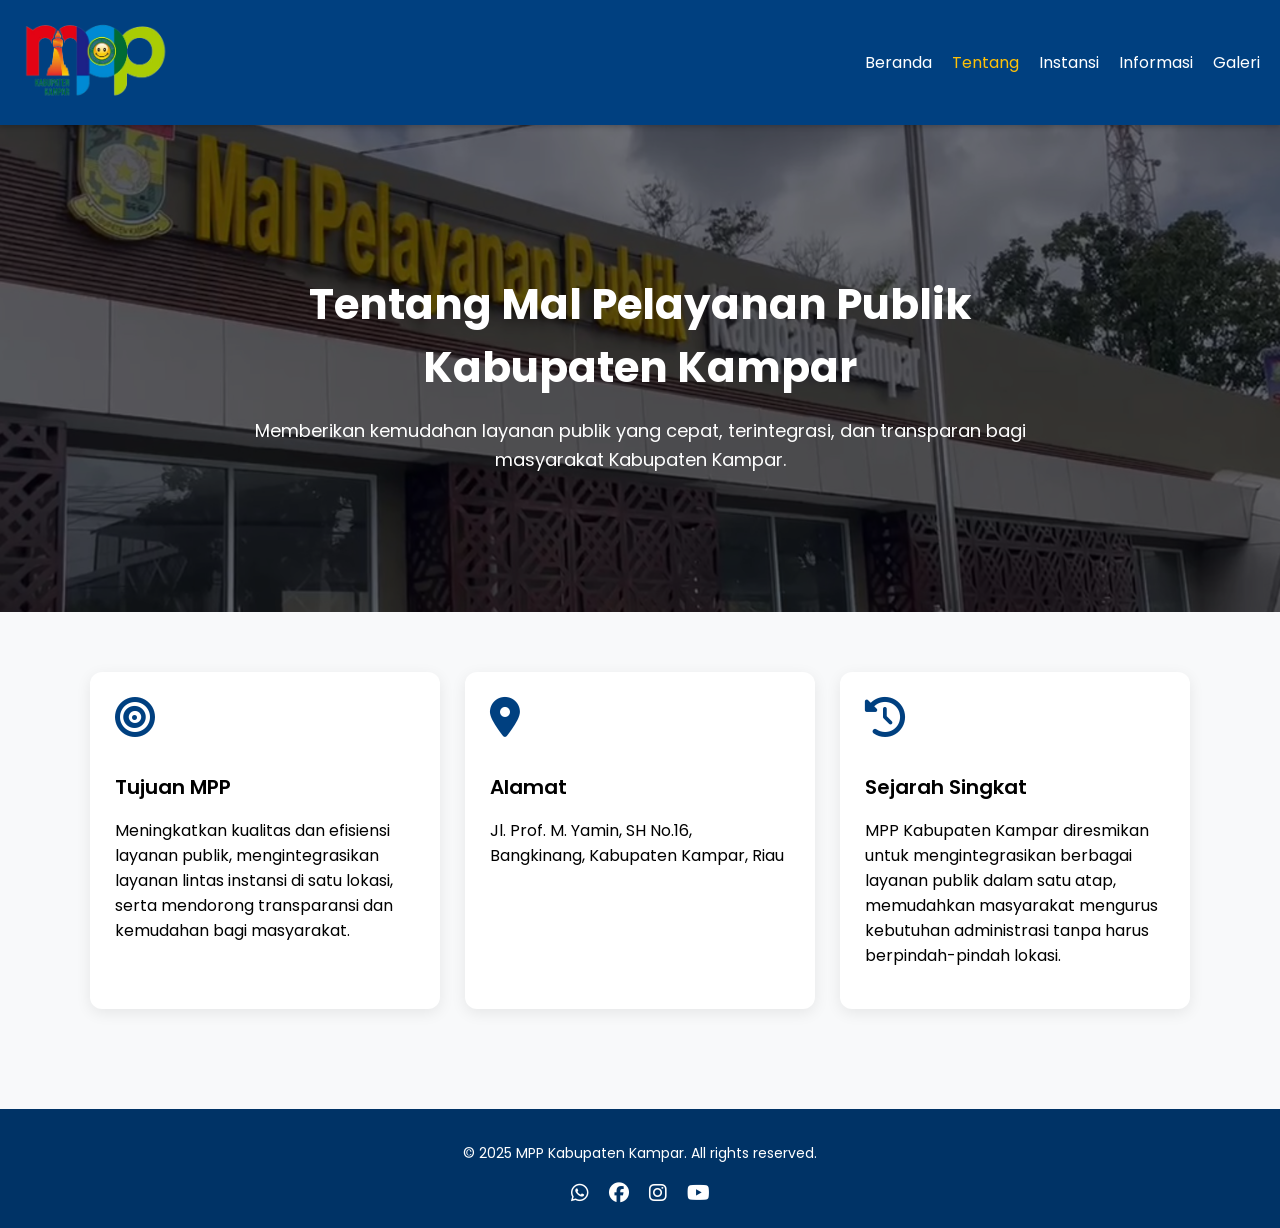
<file: index (1).html>
<!DOCTYPE html>
<html lang="id">
<head>
  <meta charset="UTF-8" />
  <meta name="viewport" content="width=device-width, initial-scale=1.0"/>
  <title>Tentang Kami - MPP Kampar</title>

  <!-- Google Fonts -->
  <link href="https://fonts.googleapis.com/css2?family=Poppins:wght@300;400;600&display=swap" rel="stylesheet">

  <!-- Font Awesome -->
  <link rel="stylesheet" href="https://cdnjs.cloudflare.com/ajax/libs/font-awesome/6.4.0/css/all.min.css" />

  <style>
    body {
      margin: 0;
      font-family: 'Poppins', sans-serif;
      background-color: #f8f9fa;
      overflow-x: hidden;
    }

    /* HEADER */
    .header {
      background: #004080;
      padding: 15px 20px;
      color: white;
      box-shadow: 0 2px 5px rgba(0,0,0,0.2);
      position: sticky;
      top: 0;
      z-index: 1000;
    }

    .header .container {
      display: flex;
      align-items: center;
      justify-content: space-between;
      flex-wrap: wrap;
    }

    .nav ul {
      list-style: none;
      display: flex;
      gap: 20px;
      margin: 0;
      padding: 0;
    }

    .nav a {
      color: white;
      text-decoration: none;
      font-weight: 400;
      transition: color 0.3s;
    }

    .nav a.active, .nav a:hover {
      color: #ffc107;
    }

    /* HERO SECTION */
    .hero {
      background: url('img/mpp.jpg') center/cover no-repeat fixed;
      position: relative;
      color: white;
      text-align: center;
      padding: 120px 20px;
    }

    .hero::before {
      content: "";
      position: absolute;
      inset: 0;
      background: rgba(0, 0, 0, 0.55);
    }

    .hero-content {
      position: relative;
      z-index: 1;
      max-width: 800px;
      margin: auto;
      animation: fadeDown 1s ease-out;
    }

    .hero-content h1 {
      font-size: 42px;
      font-weight: 700;
      margin-bottom: 15px;
    }

    .hero-content p {
      font-size: 18px;
      line-height: 1.6;
    }

    @keyframes fadeDown {
      from { opacity: 0; transform: translateY(-30px); }
      to { opacity: 1; transform: translateY(0); }
    }

    /* SECTION */
    section {
      padding: 60px 20px;
      max-width: 1100px;
      margin: auto;
    }

    .cards {
      display: grid;
      grid-template-columns: repeat(auto-fit, minmax(300px, 1fr));
      gap: 25px;
    }

    .card {
      background: white;
      padding: 25px;
      border-radius: 12px;
      box-shadow: 0 4px 15px rgba(0,0,0,0.08);
      transition: transform 0.3s, box-shadow 0.3s;
      opacity: 0;
      transform: translateY(30px);
    }

    .card.visible {
      opacity: 1;
      transform: translateY(0);
      transition: all 0.6s ease;
    }

    .card:hover {
      transform: translateY(-5px);
      box-shadow: 0 8px 20px rgba(0,0,0,0.15);
    }

    .card i {
      font-size: 40px;
      color: #004080;
      margin-bottom: 15px;
    }

    .card h3 {
      margin-bottom: 15px;
      font-size: 20px;
      font-weight: 600;
    }

    /* FOOTER */
    .footer {
      background: #003366;
      color: white;
      text-align: center;
      padding: 20px;
      font-size: 14px;
      margin-top: 40px;
    }

    .social-icons a {
      margin: 0 8px;
      color: white;
      font-size: 20px;
      text-decoration: none;
      transition: color 0.3s;
    }

    .social-icons a:hover {
      color: #ffc107;
    }
  </style>
</head>
<body>

  <!-- HEADER -->
  <header class="header">
    <div class="container">
      <div class="logo">
        <img src="img/logo-white.png" alt="Logo MPP" width="150">
      </div>
      <nav class="nav">
        <ul>
          <li><a href="index.php">Beranda</a></li>
          <li><a href="index(1).html" class="active">Tentang</a></li>
          <li><a href="index(2).html">Instansi</a></li>
          <li><a href="index(8).html">Informasi</a></li>
          <li><a href="index(5).html">Galeri</a></li>
        </ul>
      </nav>
    </div>
  </header>

  <!-- HERO -->
  <div class="hero">
    <div class="hero-content">
      <h1>Tentang Mal Pelayanan Publik Kabupaten Kampar</h1>
      <p>Memberikan kemudahan layanan publik yang cepat, terintegrasi, dan transparan bagi masyarakat Kabupaten Kampar.</p>
    </div>
  </div>

  <!-- SECTION CONTENT -->
  <section>
    <div class="cards">
      <div class="card">
        <i class="fas fa-bullseye"></i>
        <h3>Tujuan MPP</h3>
        <p>Meningkatkan kualitas dan efisiensi layanan publik, mengintegrasikan layanan lintas instansi di satu lokasi, serta mendorong transparansi dan kemudahan bagi masyarakat.</p>
      </div>
      <div class="card">
        <i class="fas fa-map-marker-alt"></i>
        <h3>Alamat</h3>
        <p>Jl. Prof. M. Yamin, SH No.16, Bangkinang, Kabupaten Kampar, Riau</p>
      </div>
      <div class="card">
        <i class="fas fa-history"></i>
        <h3>Sejarah Singkat</h3>
        <p>MPP Kabupaten Kampar diresmikan untuk mengintegrasikan berbagai layanan publik dalam satu atap, memudahkan masyarakat mengurus kebutuhan administrasi tanpa harus berpindah-pindah lokasi.</p>
      </div>
    </div>
  </section>

  <!-- FOOTER -->
  <footer class="footer">
    <p>&copy; 2025 MPP Kabupaten Kampar. All rights reserved.</p>
    <div class="social-icons">
      <a href="https://wa.me/628216999991" target="_blank"><i class="fab fa-whatsapp"></i></a>
      <a href="https://www.facebook.com/dpmptsp.kampar/" target="_blank"><i class="fab fa-facebook"></i></a>
      <a href="https://instagram.com" target="_blank"><i class="fab fa-instagram"></i></a>
      <a href="https://youtube.com" target="_blank"><i class="fab fa-youtube"></i></a>
    </div>
  </footer>

  <!-- ANIMASI SCROLL -->
  <script>
    const cards = document.querySelectorAll(".card");
    const observer = new IntersectionObserver(entries => {
      entries.forEach(entry => {
        if (entry.isIntersecting) {
          entry.target.classList.add("visible");
        }
      });
    }, { threshold: 0.2 });

    cards.forEach(card => observer.observe(card));
  </script>
</body>
</html>
</file>
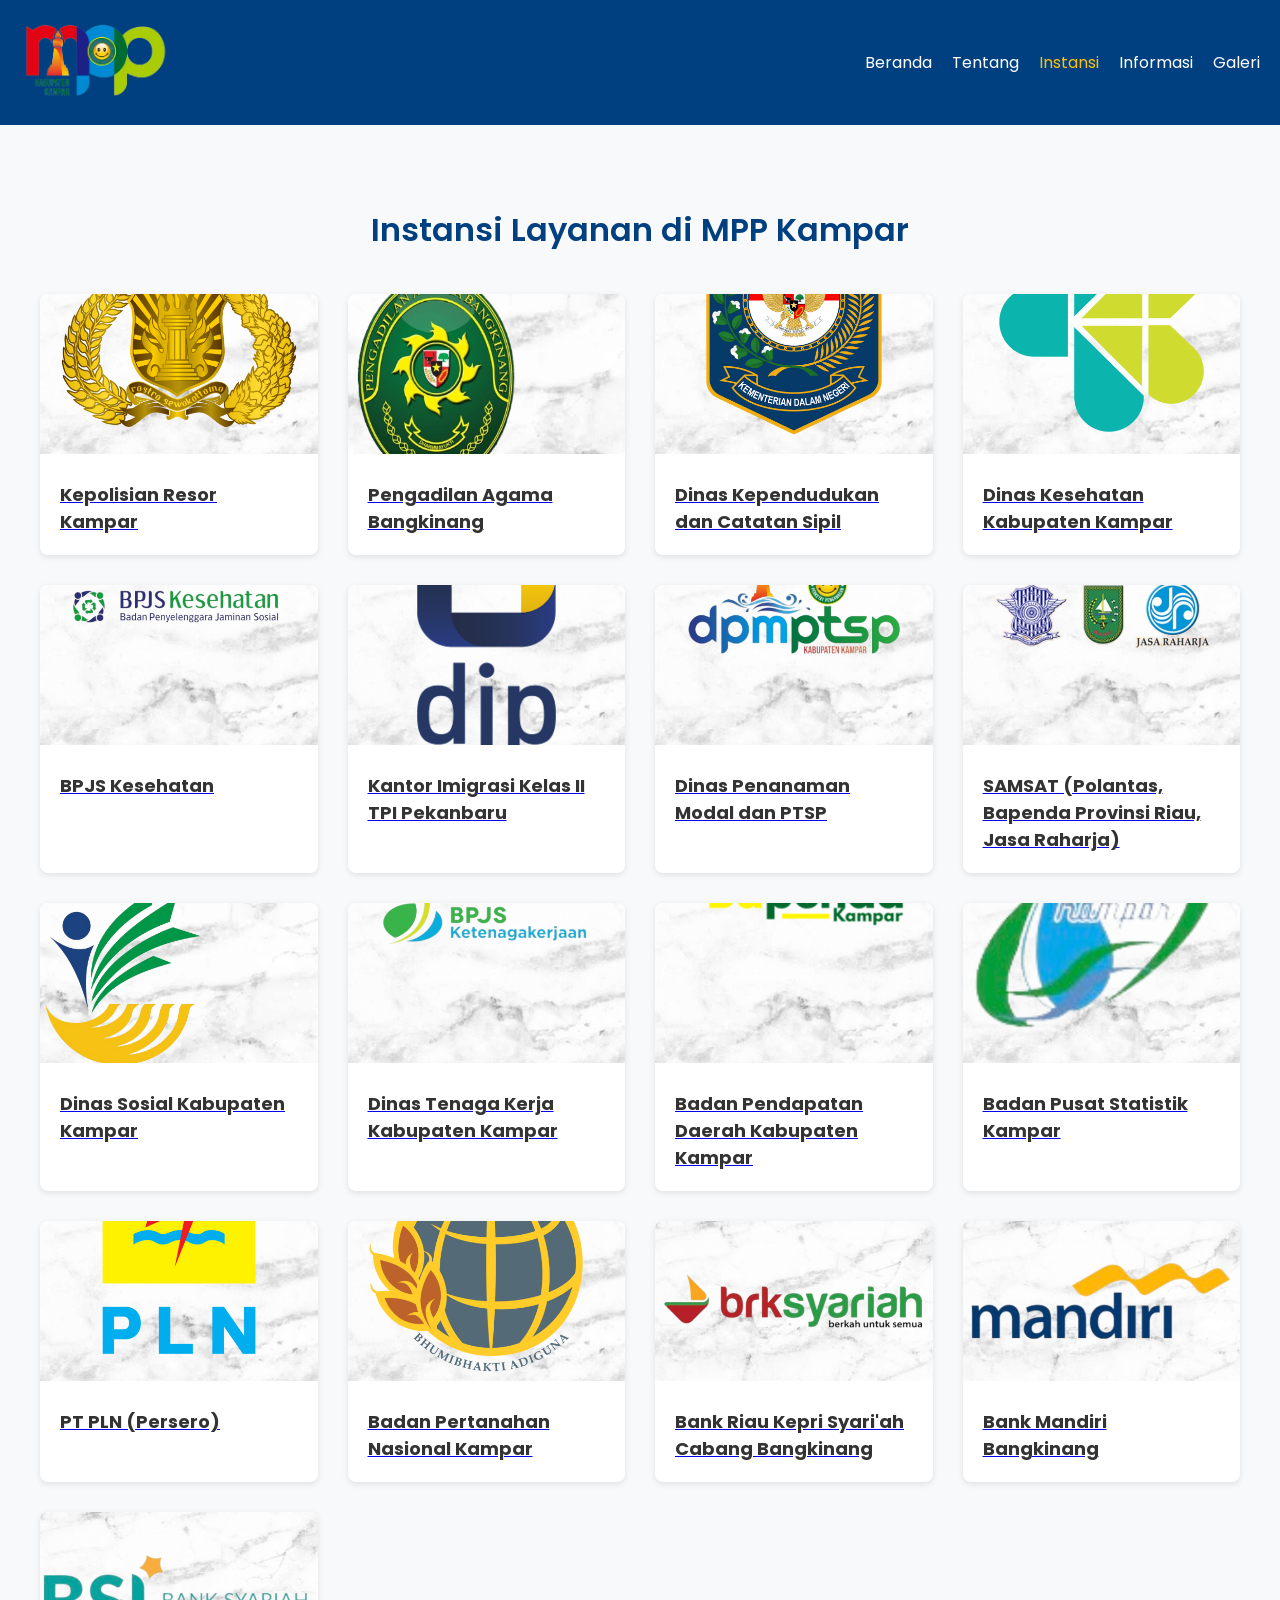
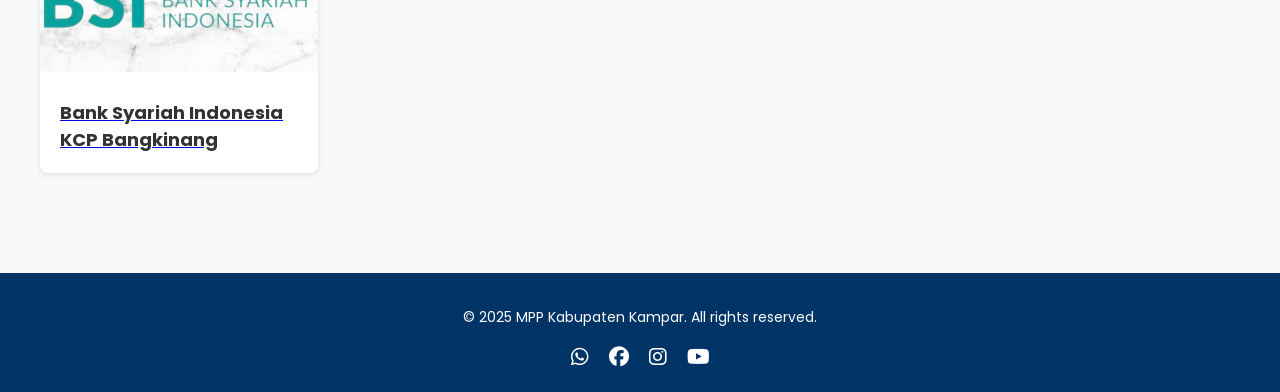
<file: index (2).html>
<!DOCTYPE html>
<html lang="id">
<head>
  <meta charset="UTF-8" />
  <meta name="viewport" content="width=device-width, initial-scale=1.0"/>
  <title>Instansi Layanan - MPP Kampar</title>

  <!-- Google Fonts & Icons -->
  <link href="https://fonts.googleapis.com/css2?family=Poppins:wght@300;400;600&display=swap" rel="stylesheet">
  <link rel="stylesheet" href="https://cdnjs.cloudflare.com/ajax/libs/font-awesome/6.4.0/css/all.min.css"/>
  <link href="https://unpkg.com/aos@2.3.4/dist/aos.css" rel="stylesheet"/>

  <style>
    body {
      margin: 0;
      font-family: 'Poppins', sans-serif;
      background-color: #f8f9fa;
    }

    .header {
      background: #004080;
      padding: 15px 20px;
      color: white;
    }

    .header .container {
      display: flex;
      align-items: center;
      justify-content: space-between;
      flex-wrap: wrap;
    }

    .nav ul {
      list-style: none;
      display: flex;
      gap: 20px;
      margin: 0;
      padding: 0;
    }

    .nav a {
      color: white;
      text-decoration: none;
      font-weight: 400;
      transition: color 0.3s;
    }

    .nav a.active, .nav a:hover {
      color: #ffc107;
    }

    
    body.fade-out {
      opacity: 0;
      transition: opacity 0.6s ease-in-out;
    }
    
    body.fade-in {
      opacity: 0;
      animation: fadeIn 0.6s ease-in forwards;
    }
    
    @keyframes fadeIn {
      to {
        opacity: 1;
      }
    }
    

    .main-section {
      padding: 60px 30px;
    }

    .main-section h1 {
      text-align: center;
      margin-bottom: 40px;
      font-weight: 600;
      color: #004080;
    }

    .grid {
      display: grid;
      grid-template-columns: repeat(auto-fit, minmax(250px, 1fr));
      gap: 30px;
      max-width: 1200px;
      margin: 0 auto;
    }

    .card {
      background: white;
      border-radius: 8px;
      box-shadow: 0 2px 6px rgba(0,0,0,0.1);
      overflow: hidden;
      transition: transform 0.3s, box-shadow 0.3s;
    }

    .card:hover {
      transform: translateY(-5px);
      box-shadow: 0 8px 16px rgba(0,0,0,0.15);
    }

    .card img {
      width: 100%;
      height: 160px;
      object-fit: cover;
    }
    
    .card-title {
      margin-top: 10px;
      font-weight: bold;
      text-align: center;
    }
    

    .card-body {
      padding: 20px;
    }

    .card-body h3 {
      margin: 0;
      font-size: 18px;
      color: #333;
    }

    .footer {
      background: #003366;
      color: white;
      text-align: center;
      padding: 20px;
      font-size: 14px;
      margin-top: 40px;
    }

    .social-icons {
      margin-top: 10px;
    }

    .social-icons a {
      margin: 0 8px;
      color: white;
      font-size: 20px;
      text-decoration: none;
      transition: color 0.3s;
    }

    .social-icons a:hover {
      color: #ffc107;
    }
  </style>
</head>
<body>

  <!-- Header -->
  <header class="header">
    <div class="container">
      <div class="logo">
        <img src="img/logo-white.png" alt="Logo MPP" width="150">
      </div>
      <nav class="nav">
        <ul>
          <li><a href="index.php">Beranda</a></li>
          <li><a href="index(1).html">Tentang</a></li>
          <li><a href="index(2).html" class="active">Instansi</a></li>
          <li><a href="index(8).html">Informasi</a></li>
          <li><a href="index(5).html">Galeri</a></li>
        </ul>
      </nav>
    </div>
  </header>

  <!-- Konten Instansi -->
  <main class="main-section">
    <h1 data-aos="fade-down">Instansi Layanan di MPP Kampar</h1>
    <div class="grid">
      <div class="card" data-aos="fade-right" data-aos-delay="100">
        <a href="/polres.html">
          <img src="img/polres.png" alt="Polres Kampar">
          <div class="card-body">
            <h3>Kepolisian Resor Kampar</h3>
          </div>
        </a>
      </div>
      <div class="card" data-aos="fade-left" data-aos-delay="200">
        <a href="pengadilan-agama.html">
          <img src="img/pengadilan.png" alt="Pengadilan Agama">
          <div class="card-body">
            <h3>Pengadilan Agama Bangkinang</h3>
          </div>
        </a>
      </div>
      <div class="card" data-aos="fade-right" data-aos-delay="300">
        <a href="kependudukan.html">
          <img src="img/disdukcapil.png" alt="Dukcapil">
          <div class="card-body">
            <h3>Dinas Kependudukan dan Catatan Sipil</h3>
          </div>
        </a>
      </div>
      <div class="card" data-aos="fade-left" data-aos-delay="400">
        <a href="kesehatan.html">
          <img src="img/dinkes.png" alt="Dinkes">
          <div class="card-body">
            <h3>Dinas Kesehatan Kabupaten Kampar</h3>
          </div>
        </a>
      </div>
      <div class="card" data-aos="fade-right" data-aos-delay="500">
        <a href="bpjs.html">
          <img src="img/bpjs.png" alt="BPJS Kesehatan">
          <div class="card-body">
            <h3>BPJS Kesehatan</h3>
          </div>
        </a>
      </div>
      <div class="card" data-aos="fade-left" data-aos-delay="600">
        <a href="djp.html">
          <img src="img/djp.png" alt="Imigrasi">
          <div class="card-body">
            <h3>Kantor Imigrasi Kelas II TPI Pekanbaru</h3>
          </div>
        </a>
      </div>
      <div class="card" data-aos="fade-left" data-aos-delay="800">
        <a href="dpmptsp.html">
          <img src="img/dpmptsp_.png" alt="DPMPTSP">
          <div class="card-body">
            <h3>Dinas Penanaman Modal dan PTSP</h3>
          </div>
        </a>
      </div>
      <div class="card" data-aos="fade-right" data-aos-delay="900">
        <a href="samsat.html">
          <img src="img/bapenprov.png" alt="Samsat Kampar">
          <div class="card-body">
            <h3>SAMSAT (Polantas, Bapenda Provinsi Riau, Jasa Raharja)</h3>
          </div>
        </a>
      </div>
      <div class="card" data-aos="fade-left" data-aos-delay="1000">
        <a href="Dinsos.html">
          <img src="img/aas.png" alt="Dinas Sosial">
          <div class="card-body">
            <h3>Dinas Sosial Kabupaten Kampar</h3>
          </div>
        </a>
      </div>
      <div class="card" data-aos="fade-right" data-aos-delay="1100">
        <a href="naker.html">
          <img src="img/bpjs1_.png" alt="Dinas Tenaga Kerja">
          <div class="card-body">
            <h3>Dinas Tenaga Kerja Kabupaten Kampar</h3>
          </div>
        </a>
      </div>
      <div class="card" data-aos="fade-left" data-aos-delay="1200">
        <a href="bapenda.html">
          <img src="img/bapenda.png" alt="Dinas Perhubungan">
          <div class="card-body">
            <h3>Badan Pendapatan Daerah Kabupaten Kampar</h3>
          </div>
        </a>
      </div>
      <div class="card" data-aos="fade-right" data-aos-delay="1300">
        <a href="Perumdam.html">
          <img src="img/pdam.png" alt="BPS Kampar">
          <div class="card-body">
            <h3>Badan Pusat Statistik Kampar</h3>
          </div>
        </a>
      </div>
      <div class="card" data-aos="fade-left" data-aos-delay="1400">
        <a href="pln.html">
          <img src="img/pln.png" alt="POS Indonesia">
          <div class="card-body">
            <h3>PT PLN (Persero)</h3>
          </div>
        </a>
      </div>
      <div class="card" data-aos="fade-right" data-aos-delay="1500">
        <a href="bpn.html">
          <img src="img/bpn_.png" alt="BPN Kampar">
          <div class="card-body">
            <h3>Badan Pertanahan Nasional Kampar</h3>
          </div>
        </a>
      </div>
      <div class="card" data-aos="fade-right" data-aos-delay="1500">
        <a href="bankriau.html">
          <img src="img/brk.png" alt="BPN Kampar">
          <div class="card-body">
            <h3>Bank Riau Kepri Syari'ah Cabang Bangkinang</h3>
          </div>
        </a>
      </div>
      <div class="card" data-aos="fade-right" data-aos-delay="1500">
        <a href="bankmandiri.html">
          <img src="img/mandiri.png" alt="BPN Kampar">
          <div class="card-body">
            <h3>Bank Mandiri Bangkinang</h3>
          </div>
        </a>
      </div>
      <div class="card" data-aos="fade-right" data-aos-delay="1500">
        <a href="bankbsi.html">
          <img src="img/bsi.png" alt="BPN Kampar">
          <div class="card-body">
            <h3>Bank Syariah Indonesia KCP Bangkinang</h3>
          </div>
        </a>
      </div>
    </div>
  </main>
  
  

  <!-- Footer -->
  <footer class="footer">
    <p>&copy; 2025 MPP Kabupaten Kampar. All rights reserved.</p>
    <div class="social-icons">
      <a href="https://wa.me/628216999991" target="_blank"><i class="fab fa-whatsapp"></i></a>
      <a href="https://facebook.com" target="_blank"><i class="fab fa-facebook"></i></a>
      <a href="https://instagram.com" target="_blank"><i class="fab fa-instagram"></i></a>
      <a href="https://youtube.com" target="_blank"><i class="fab fa-youtube"></i></a>
    </div>
  </footer>

  <!-- AOS Script -->
  <script src="https://unpkg.com/aos@2.3.4/dist/aos.js"></script>
  <script>
    AOS.init({
      duration: 1000,
      once: true
    });
  </script>
</body>
</html>
</file>
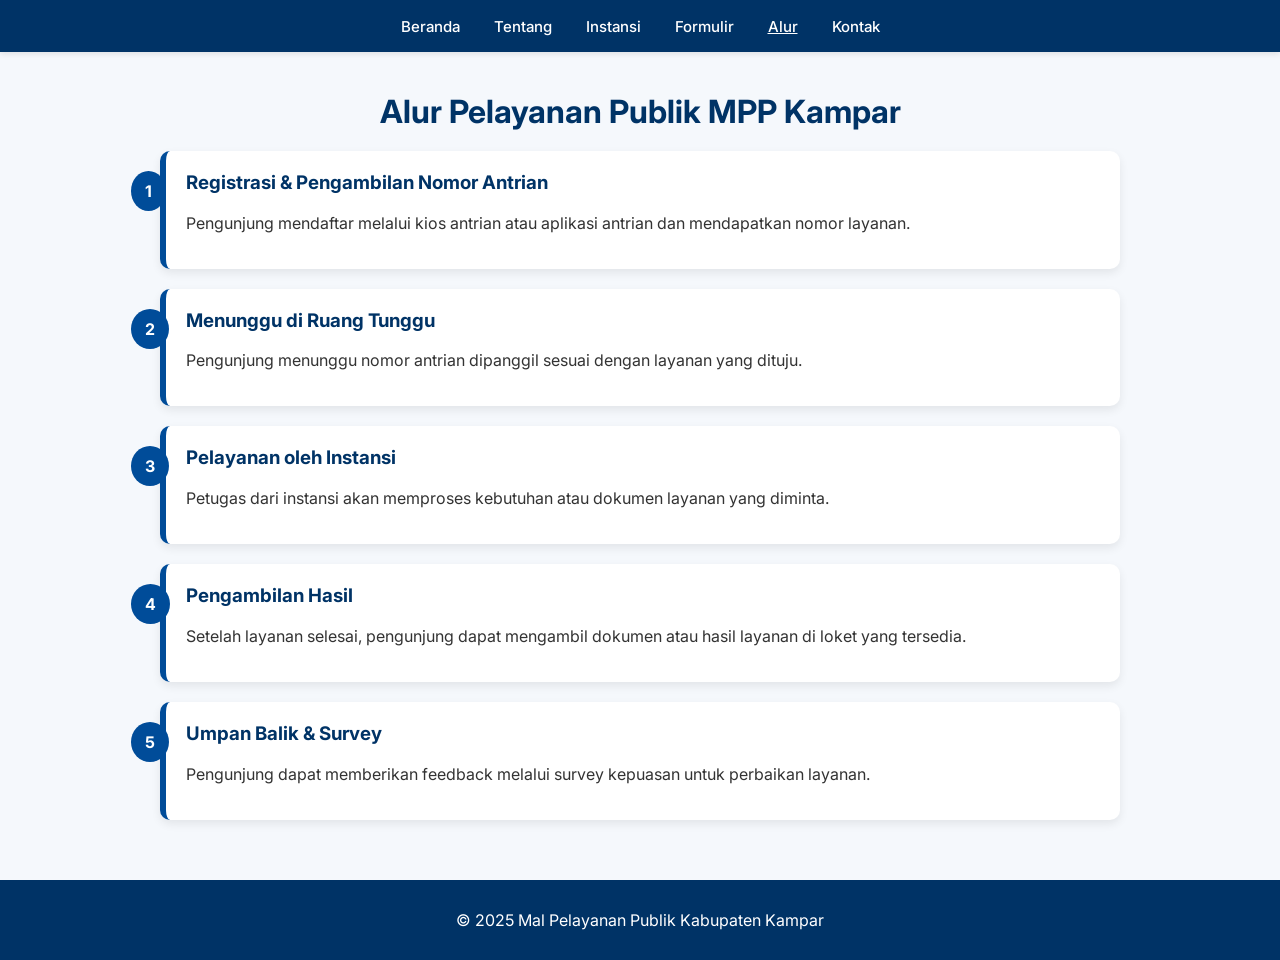
<file: index (3).html>
<!DOCTYPE html>
<html lang="id">
<head>
  <meta charset="UTF-8" />
  <meta name="viewport" content="width=device-width, initial-scale=1.0"/>
  <title>Alur Pelayanan - MPP Kampar</title>
  <link href="https://fonts.googleapis.com/css2?family=Inter:wght@400;600&display=swap" rel="stylesheet">
  <style>
    * {
      box-sizing: border-box;
    }

    body {
      margin: 0;
      font-family: 'Inter', sans-serif;
      background: #f5f8fc;
      color: #333;
    }

    /* Navbar */
    .navbar {
      background-color: #003366;
      padding: 16px 0;
      text-align: center;
      position: sticky;
      top: 0;
      z-index: 1000;
      box-shadow: 0 2px 6px rgba(0, 0, 0, 0.1);
    }

    .navbar a {
      color: white;
      text-decoration: none;
      margin: 0 15px;
      font-weight: 500;
      font-size: 15px;
    }

    .navbar a:hover,
    .navbar a.active {
      text-decoration: underline;
    }

    h1 {
      text-align: center;
      color: #003366;
      margin: 40px 0 20px;
    }

    .container {
      max-width: 1000px;
      margin: 0 auto;
      padding: 0 20px 60px;
    }

    .step-container {
      display: flex;
      flex-direction: column;
      gap: 20px;
    }

    .step-box {
      background-color: white;
      border-left: 6px solid #004c99;
      padding: 20px;
      border-radius: 10px;
      box-shadow: 0 4px 10px rgba(0,0,0,0.08);
      position: relative;
    }

    .step-box::before {
      content: attr(data-step);
      position: absolute;
      top: 20px;
      left: -35px;
      background: #004c99;
      color: white;
      font-weight: bold;
      padding: 10px 14px;
      border-radius: 50%;
      font-size: 16px;
    }

    .step-box h3 {
      margin-top: 0;
      color: #003366;
    }

    footer {
      text-align: center;
      padding: 30px 20px;
      background: #003366;
      color: white;
    }

    @media (max-width: 600px) {
      .step-box::before {
        left: -28px;
        padding: 8px 12px;
        font-size: 14px;
      }

      .navbar a {
        display: block;
        margin: 8px 0;
      }
    }
  </style>
</head>
<body>

  <!-- Navbar -->
  <div class="navbar">
    <a href="index.php">Beranda</a>
    <a href="tentang.html">Tentang</a>
    <a href="instansi.html">Instansi</a>
    <a href="formulir.html">Formulir</a>
    <a href="alur.html" class="active">Alur</a>
    <a href="kontak.html">Kontak</a>
  </div>

  <!-- Judul -->
  <h1>Alur Pelayanan Publik MPP Kampar</h1>

  <!-- Alur Konten -->
  <div class="container">
    <div class="step-container">

      <div class="step-box" data-step="1">
        <h3>Registrasi & Pengambilan Nomor Antrian</h3>
        <p>Pengunjung mendaftar melalui kios antrian atau aplikasi antrian dan mendapatkan nomor layanan.</p>
      </div>

      <div class="step-box" data-step="2">
        <h3>Menunggu di Ruang Tunggu</h3>
        <p>Pengunjung menunggu nomor antrian dipanggil sesuai dengan layanan yang dituju.</p>
      </div>

      <div class="step-box" data-step="3">
        <h3>Pelayanan oleh Instansi</h3>
        <p>Petugas dari instansi akan memproses kebutuhan atau dokumen layanan yang diminta.</p>
      </div>

      <div class="step-box" data-step="4">
        <h3>Pengambilan Hasil</h3>
        <p>Setelah layanan selesai, pengunjung dapat mengambil dokumen atau hasil layanan di loket yang tersedia.</p>
      </div>

      <div class="step-box" data-step="5">
        <h3>Umpan Balik & Survey</h3>
        <p>Pengunjung dapat memberikan feedback melalui survey kepuasan untuk perbaikan layanan.</p>
      </div>

    </div>
  </div>

  <!-- Footer -->
  <footer>
    &copy; 2025 Mal Pelayanan Publik Kabupaten Kampar
  </footer>

</body>
</html>
</file>
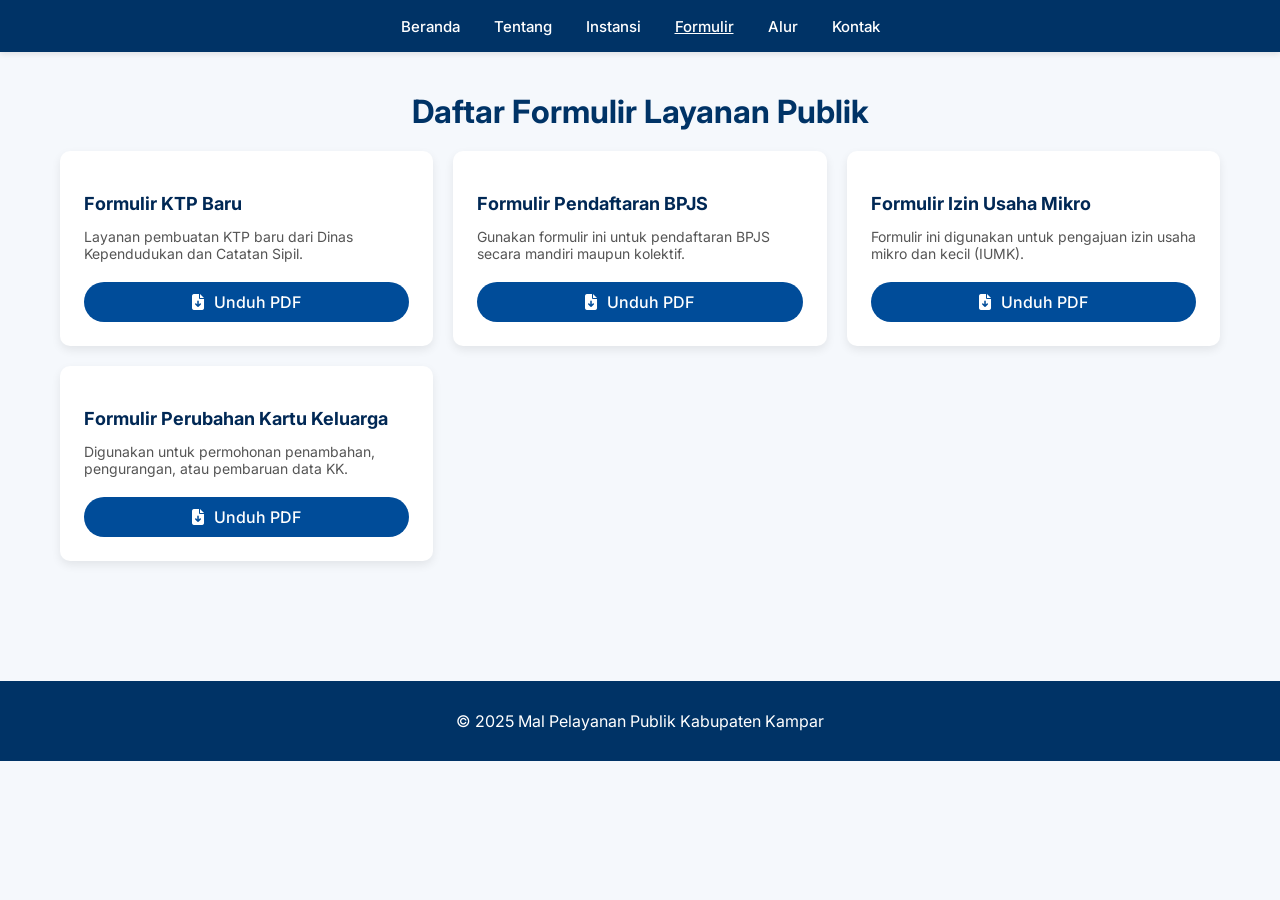
<file: index (4).html>
<!DOCTYPE html>
<html lang="id">
<head>
  <meta charset="UTF-8" />
  <meta name="viewport" content="width=device-width, initial-scale=1.0"/>
  <title>Formulir Layanan - MPP Kampar</title>
  <link href="https://fonts.googleapis.com/css2?family=Inter:wght@400;600&display=swap" rel="stylesheet">
  <link rel="stylesheet" href="https://cdnjs.cloudflare.com/ajax/libs/font-awesome/6.4.0/css/all.min.css"/>
  <style>
    * { box-sizing: border-box; }

    body {
      margin: 0;
      font-family: 'Inter', sans-serif;
      background: #f5f8fc;
      color: #333;
    }

    .navbar {
      background-color: #003366;
      padding: 16px 0;
      text-align: center;
      position: sticky;
      top: 0;
      z-index: 1000;
      box-shadow: 0 2px 6px rgba(0, 0, 0, 0.1);
    }

    .navbar a {
      color: white;
      text-decoration: none;
      margin: 0 15px;
      font-weight: 500;
      font-size: 15px;
    }

    .navbar a:hover,
    .navbar a.active {
      text-decoration: underline;
    }

    header h1 {
      text-align: center;
      color: #003366;
      margin: 40px 0 20px;
    }

    .container {
      max-width: 1200px;
      margin: 0 auto;
      padding: 0 20px 60px;
    }

    .formulir-grid {
      display: grid;
      grid-template-columns: repeat(auto-fit, minmax(280px, 1fr));
      gap: 20px;
    }

    .formulir-card {
      background: white;
      padding: 24px;
      border-radius: 10px;
      box-shadow: 0 4px 10px rgba(0,0,0,0.08);
      display: flex;
      flex-direction: column;
      justify-content: space-between;
      transition: transform 0.2s ease;
    }

    .formulir-card:hover {
      transform: translateY(-4px);
    }

    .formulir-card h3 {
      font-size: 18px;
      margin-bottom: 12px;
      color: #002855;
    }

    .formulir-card p {
      font-size: 14px;
      margin-bottom: 20px;
      color: #555;
    }

    .btn-download {
      background-color: #004c99;
      color: white;
      padding: 10px 20px;
      text-align: center;
      border-radius: 30px;
      text-decoration: none;
      font-weight: 500;
      transition: background 0.2s;
    }

    .btn-download i {
      margin-right: 6px;
    }

    .btn-download:hover {
      background-color: #0066cc;
    }

    footer {
      text-align: center;
      padding: 30px 20px;
      background: #003366;
      color: white;
      margin-top: 60px;
    }

    @media (max-width: 600px) {
      .navbar a {
        display: block;
        margin: 8px 0;
      }
    }
  </style>
</head>
<body>

  <!-- Navbar -->
  <div class="navbar">
    <a href="index.php">Beranda</a>
    <a href="tentang.html">Tentang</a>
    <a href="instansi.html">Instansi</a>
    <a href="formulir.html" class="active">Formulir</a>
    <a href="alur.html">Alur</a>
    <a href="kontak.html">Kontak</a>
  </div>

  <!-- Judul -->
  <header>
    <h1>Daftar Formulir Layanan Publik</h1>
  </header>

  <!-- Container -->
  <div class="container">
    <div class="formulir-grid">

      <div class="formulir-card">
        <div>
          <h3>Formulir KTP Baru</h3>
          <p>Layanan pembuatan KTP baru dari Dinas Kependudukan dan Catatan Sipil.</p>
        </div>
        <a href="formulir/ktp-baru.pdf" download class="btn-download">
          <i class="fas fa-file-download"></i> Unduh PDF
        </a>
      </div>

      <div class="formulir-card">
        <div>
          <h3>Formulir Pendaftaran BPJS</h3>
          <p>Gunakan formulir ini untuk pendaftaran BPJS secara mandiri maupun kolektif.</p>
        </div>
        <a href="formulir/bpjs-pendaftaran.pdf" download class="btn-download">
          <i class="fas fa-file-download"></i> Unduh PDF
        </a>
      </div>

      <div class="formulir-card">
        <div>
          <h3>Formulir Izin Usaha Mikro</h3>
          <p>Formulir ini digunakan untuk pengajuan izin usaha mikro dan kecil (IUMK).</p>
        </div>
        <a href="formulir/izin-usaha.pdf" download class="btn-download">
          <i class="fas fa-file-download"></i> Unduh PDF
        </a>
      </div>

      <div class="formulir-card">
        <div>
          <h3>Formulir Perubahan Kartu Keluarga</h3>
          <p>Digunakan untuk permohonan penambahan, pengurangan, atau pembaruan data KK.</p>
        </div>
        <a href="formulir/kk-perubahan.pdf" download class="btn-download">
          <i class="fas fa-file-download"></i> Unduh PDF
        </a>
      </div>

    </div>
  </div>

  <!-- Footer -->
  <footer>
    &copy; 2025 Mal Pelayanan Publik Kabupaten Kampar
  </footer>

</body>
</html>
</file>
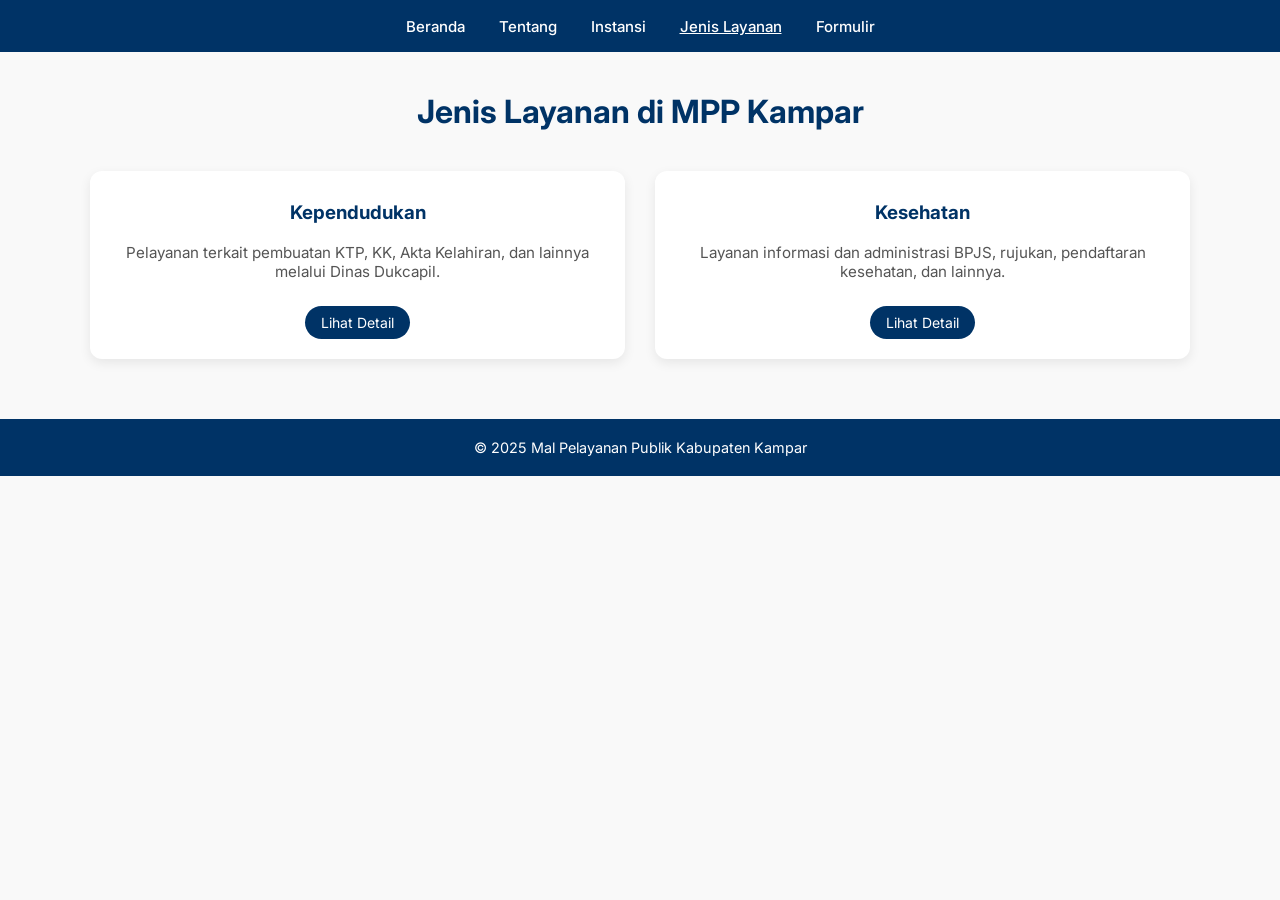
<file: index (6).html>
<!DOCTYPE html>
<html lang="id">
<head>
  <meta charset="UTF-8" />
  <meta name="viewport" content="width=device-width, initial-scale=1.0"/>
  <title>Jenis Layanan - MPP Kampar</title>

  <!-- Google Fonts & AOS -->
  <link href="https://fonts.googleapis.com/css2?family=Inter:wght@400;600&display=swap" rel="stylesheet">
  <link href="https://unpkg.com/aos@2.3.4/dist/aos.css" rel="stylesheet"/>
  <style>
    body {
      margin: 0;
      font-family: 'Inter', sans-serif;
      background-color: #f9f9f9;
      color: #333;
    }

    .navbar {
      background-color: #003366;
      padding: 16px 0;
      text-align: center;
      position: sticky;
      top: 0;
      z-index: 1000;
    }

    .navbar a {
      color: white;
      text-decoration: none;
      margin: 0 15px;
      font-weight: 500;
      font-size: 15px;
    }

    .navbar a:hover,
    .navbar a.active {
      text-decoration: underline;
    }

    h1 {
      text-align: center;
      margin: 40px 0 10px;
      color: #003366;
    }

    .container {
      max-width: 1100px;
      margin: auto;
      padding: 0 20px 60px;
    }

    .card-grid {
      display: grid;
      grid-template-columns: repeat(auto-fit, minmax(260px, 1fr));
      gap: 30px;
      margin-top: 40px;
    }

    .card {
      background: white;
      padding: 20px;
      border-radius: 12px;
      text-align: center;
      box-shadow: 0 4px 12px rgba(0,0,0,0.08);
      transition: all 0.3s ease;
    }

    .card:hover {
      transform: translateY(-5px);
      box-shadow: 0 8px 16px rgba(0,0,0,0.1);
    }

    .card h3 {
      color: #003366;
      margin-top: 10px;
    }

    .card p {
      font-size: 0.95rem;
      color: #555;
    }

    .card a {
      display: inline-block;
      margin-top: 10px;
      padding: 8px 16px;
      background: #003366;
      color: white;
      border-radius: 25px;
      text-decoration: none;
      font-size: 14px;
      transition: background 0.3s;
    }

    .card a:hover {
      background: #004c99;
    }

    footer {
      background: #003366;
      color: white;
      text-align: center;
      padding: 20px;
      font-size: 0.9rem;
    }

    @media (max-width: 600px) {
      .navbar a {
        display: block;
        margin: 8px 0;
      }
    }
  </style>
</head>
<body>

  <!-- Navbar -->
  <div class="navbar">
    <a href="index.php">Beranda</a>
    <a href="tentang.html">Tentang</a>
    <a href="instansi.html">Instansi</a>
    <a href="jenislayanan.html" class="active">Jenis Layanan</a>
    <a href="formulir.html">Formulir</a>
  </div>

  <!-- Judul -->
  <h1>Jenis Layanan di MPP Kampar</h1>

  <div class="container">
    <div class="card-grid">
      <!-- Layanan 1 -->
      <div class="card" data-aos="fade-right">
        <h3>Kependudukan</h3>
        <p>Pelayanan terkait pembuatan KTP, KK, Akta Kelahiran, dan lainnya melalui Dinas Dukcapil.</p>
        <a href="kependudukan.html">Lihat Detail</a>
      </div>

      <!-- Layanan 2 -->
      <div class="card" data-aos="fade-left">
        <h3>Kesehatan</h3>
        <p>Layanan informasi dan administrasi BPJS, rujukan, pendaftaran kesehatan, dan lainnya.</p>
        <a href="kesehatan.html">Lihat Detail</a>
      </div>
    </div>
  </div>

  <!-- Footer -->
  <footer>
    © 2025 Mal Pelayanan Publik Kabupaten Kampar
  </footer>

  <!-- AOS Script -->
  <script src="https://unpkg.com/aos@2.3.4/dist/aos.js"></script>
  <script>
    AOS.init({
      duration: 800,
      once: true
    });
  </script>

</body>
</html>
</file>
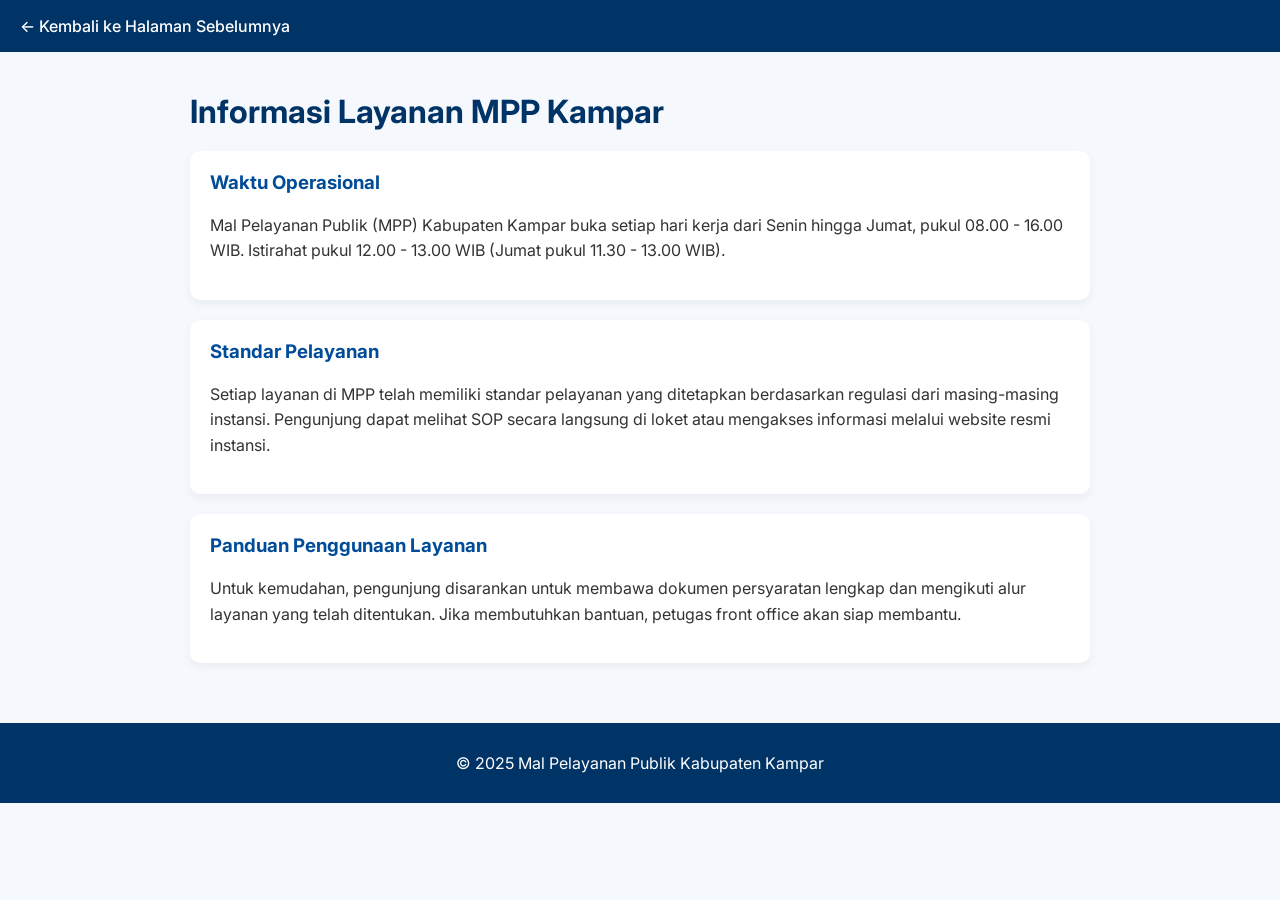
<file: index (8).html>
<!DOCTYPE html>
<html lang="id">
<head>
  <meta charset="UTF-8" />
  <meta name="viewport" content="width=device-width, initial-scale=1.0"/>
  <title>Informasi Detail - MPP Kampar</title>
  <link href="https://fonts.googleapis.com/css2?family=Inter:wght@400;600&display=swap" rel="stylesheet">
  <style>
    body {
      margin: 0;
      font-family: 'Inter', sans-serif;
      background-color: #f5f8fc;
      color: #333;
      scroll-behavior: smooth;
    }

    .back-section {
      background-color: #003366;
      padding: 16px 20px;
      color: white;
    }

    .back-section a {
      color: #fff;
      text-decoration: none;
      font-weight: 500;
    }

    .container {
      max-width: 900px;
      margin: 40px auto;
      padding: 0 20px;
      animation: slideIn 0.8s ease-in-out;
    }

    @keyframes slideIn {
      from { opacity: 0; transform: translateY(40px); }
      to { opacity: 1; transform: translateY(0); }
    }

    h1 {
      color: #003366;
      margin-bottom: 20px;
    }

    .info-box {
      background-color: white;
      padding: 20px;
      border-radius: 10px;
      box-shadow: 0 4px 10px rgba(0,0,0,0.05);
      margin-bottom: 20px;
    }

    .info-box h3 {
      margin-top: 0;
      color: #004c99;
    }

    .info-box p {
      line-height: 1.6;
    }

    footer {
      text-align: center;
      padding: 30px 20px;
      background: #003366;
      color: white;
      margin-top: 60px;
    }

    /* Tombol Kembali ke Atas */
    #backToTop {
      position: fixed;
      bottom: 30px;
      right: 30px;
      background: #003366;
      color: white;
      border: none;
      padding: 12px 16px;
      border-radius: 50px;
      font-size: 18px;
      display: none;
      cursor: pointer;
      z-index: 9999;
      box-shadow: 0 4px 8px rgba(0,0,0,0.2);
      transition: background 0.3s ease;
    }

    #backToTop:hover {
      background: #004c99;
    }
  </style>
</head>
<body>

  <!-- Back button -->
  <div class="back-section">
    <a href="javascript:history.back()">← Kembali ke Halaman Sebelumnya</a>
  </div>

  <!-- Konten -->
  <div class="container">
    <h1>Informasi Layanan MPP Kampar</h1>

    <div class="info-box">
      <h3>Waktu Operasional</h3>
      <p>
        Mal Pelayanan Publik (MPP) Kabupaten Kampar buka setiap hari kerja dari Senin hingga Jumat, pukul 08.00 - 16.00 WIB. 
        Istirahat pukul 12.00 - 13.00 WIB (Jumat pukul 11.30 - 13.00 WIB).
      </p>
    </div>

    <div class="info-box">
      <h3>Standar Pelayanan</h3>
      <p>
        Setiap layanan di MPP telah memiliki standar pelayanan yang ditetapkan berdasarkan regulasi dari masing-masing instansi.
        Pengunjung dapat melihat SOP secara langsung di loket atau mengakses informasi melalui website resmi instansi.
      </p>
    </div>

    <div class="info-box">
      <h3>Panduan Penggunaan Layanan</h3>
      <p>
        Untuk kemudahan, pengunjung disarankan untuk membawa dokumen persyaratan lengkap dan mengikuti alur layanan yang telah ditentukan.
        Jika membutuhkan bantuan, petugas front office akan siap membantu.
      </p>
    </div>
  </div>

  <!-- Tombol ke atas -->
  <button id="backToTop" title="Kembali ke atas">↑</button>

  <!-- Footer -->
  <footer>
    &copy; 2025 Mal Pelayanan Publik Kabupaten Kampar
  </footer>

  <!-- Script -->
  <script>
    const btn = document.getElementById("backToTop");
    window.addEventListener("scroll", () => {
      btn.style.display = window.scrollY > 100 ? "block" : "none";
    });

    btn.addEventListener("click", () => {
      window.scrollTo({ top: 0, behavior: "smooth" });
    });
  </script>

</body>
</html>
</file>
